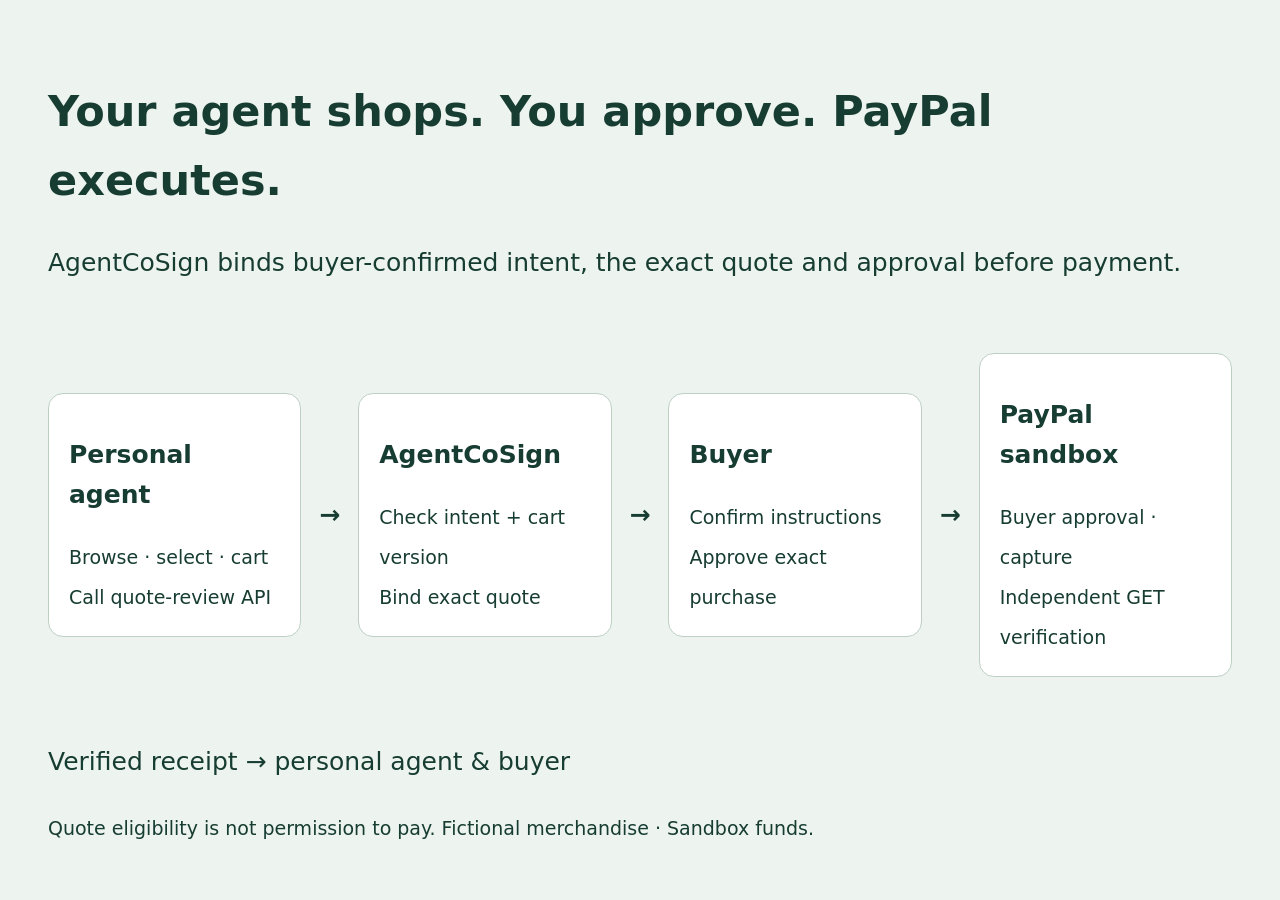
<file: video/architecture.html>
<!doctype html><html lang="en"><meta charset="utf-8"><style>body{font:25px/1.6 system-ui;background:#edf3ef;color:#173d32;padding:40px}h1{font-size:43px}main{display:flex;gap:18px;align-items:center;margin-top:70px}section{background:white;border:1px solid #bdd0c3;padding:20px;border-radius:15px;flex:1}h2{font-size:25px}small{font-size:19px}</style><h1>Your agent shops. You approve. PayPal executes.</h1><p>AgentCoSign binds buyer-confirmed intent, the exact quote and approval before payment.</p><main><section><h2>Personal agent</h2><small>Browse · select · cart<br>Call quote-review API</small></section><b>→</b><section><h2>AgentCoSign</h2><small>Check intent + cart version<br>Bind exact quote</small></section><b>→</b><section><h2>Buyer</h2><small>Confirm instructions<br>Approve exact purchase</small></section><b>→</b><section><h2>PayPal sandbox</h2><small>Buyer approval · capture<br>Independent GET verification</small></section></main><p style="margin-top:65px">Verified receipt → personal agent & buyer</p><small>Quote eligibility is not permission to pay. Fictional merchandise · Sandbox funds.</small></html>
</file>
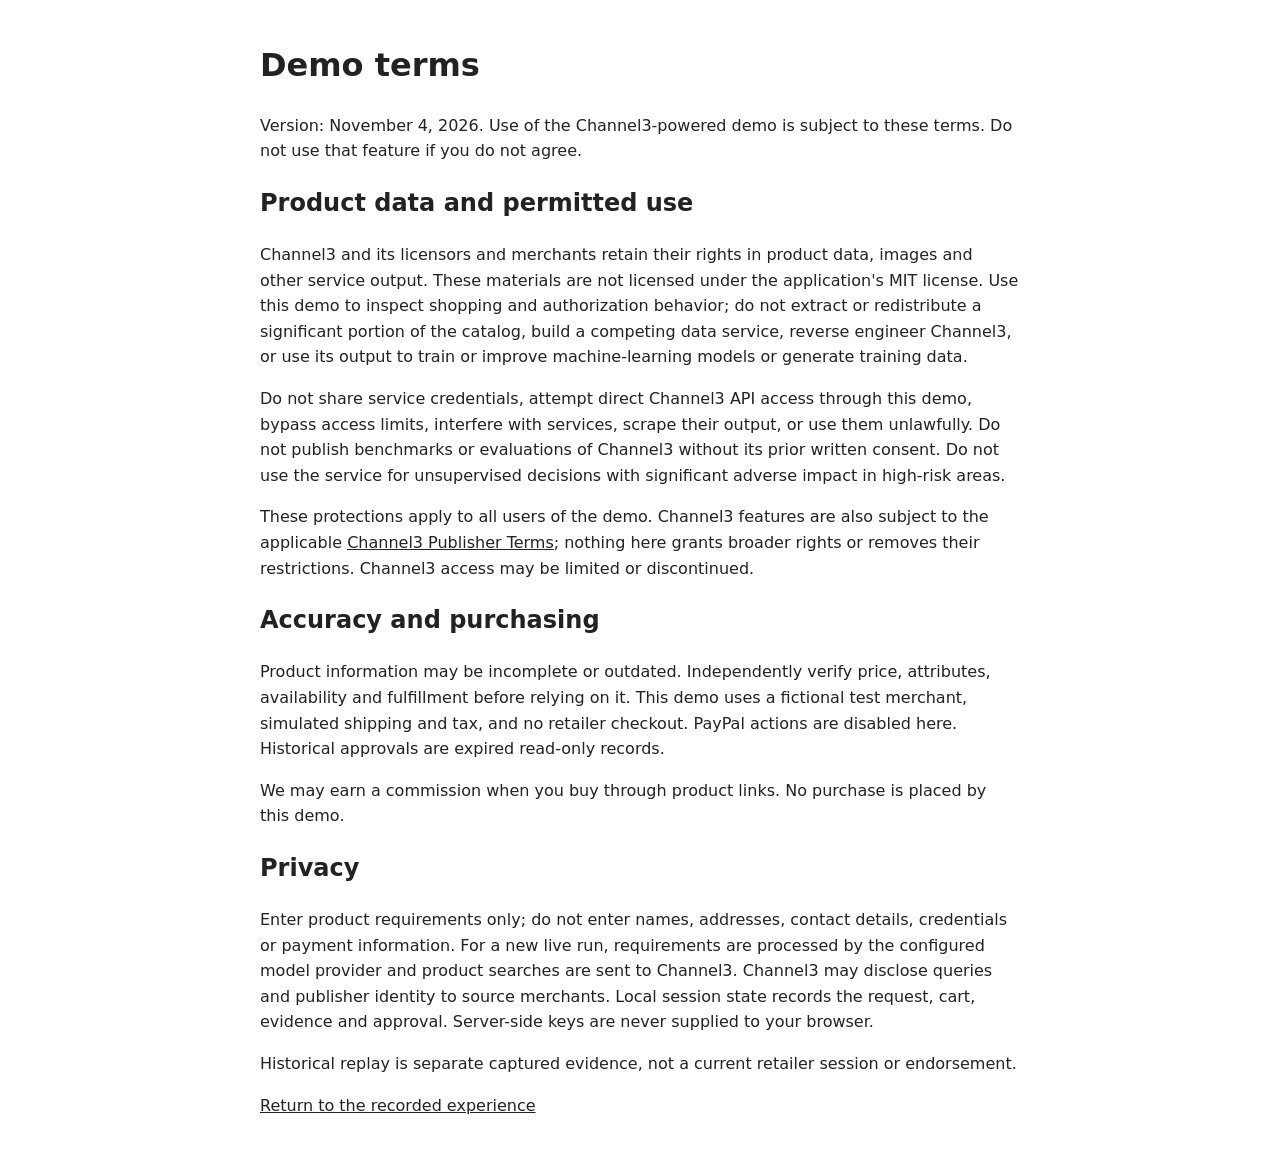
<file: app/experience/terms.html>
<!doctype html><html lang="en"><meta charset="utf-8"><meta name="viewport" content="width=device-width,initial-scale=1"><title>Demo terms · AgentCoSign</title><style>body{max-width:760px;margin:40px auto;padding:0 20px;font:16px/1.6 system-ui;color:#222}a{color:inherit}</style><h1>Demo terms</h1><p>Version: November 4, 2026. Use of the Channel3-powered demo is subject to these terms. Do not use that feature if you do not agree.</p><h2>Product data and permitted use</h2><p>Channel3 and its licensors and merchants retain their rights in product data, images and other service output. These materials are not licensed under the application's MIT license. Use this demo to inspect shopping and authorization behavior; do not extract or redistribute a significant portion of the catalog, build a competing data service, reverse engineer Channel3, or use its output to train or improve machine-learning models or generate training data.</p><p>Do not share service credentials, attempt direct Channel3 API access through this demo, bypass access limits, interfere with services, scrape their output, or use them unlawfully. Do not publish benchmarks or evaluations of Channel3 without its prior written consent. Do not use the service for unsupervised decisions with significant adverse impact in high-risk areas.</p><p>These protections apply to all users of the demo. Channel3 features are also subject to the applicable <a href="https://trychannel3.com/terms/publishers" rel="noopener noreferrer">Channel3 Publisher Terms</a>; nothing here grants broader rights or removes their restrictions. Channel3 access may be limited or discontinued.</p><h2>Accuracy and purchasing</h2><p>Product information may be incomplete or outdated. Independently verify price, attributes, availability and fulfillment before relying on it. This demo uses a fictional test merchant, simulated shipping and tax, and no retailer checkout. PayPal actions are disabled here. Historical approvals are expired read-only records.</p><p>We may earn a commission when you buy through product links. No purchase is placed by this demo.</p><h2>Privacy</h2><p>Enter product requirements only; do not enter names, addresses, contact details, credentials or payment information. For a new live run, requirements are processed by the configured model provider and product searches are sent to Channel3. Channel3 may disclose queries and publisher identity to source merchants. Local session state records the request, cart, evidence and approval. Server-side keys are never supplied to your browser.</p><p>Historical replay is separate captured evidence, not a current retailer session or endorsement.</p><p><a href="/">Return to the recorded experience</a></p></html>
</file>
